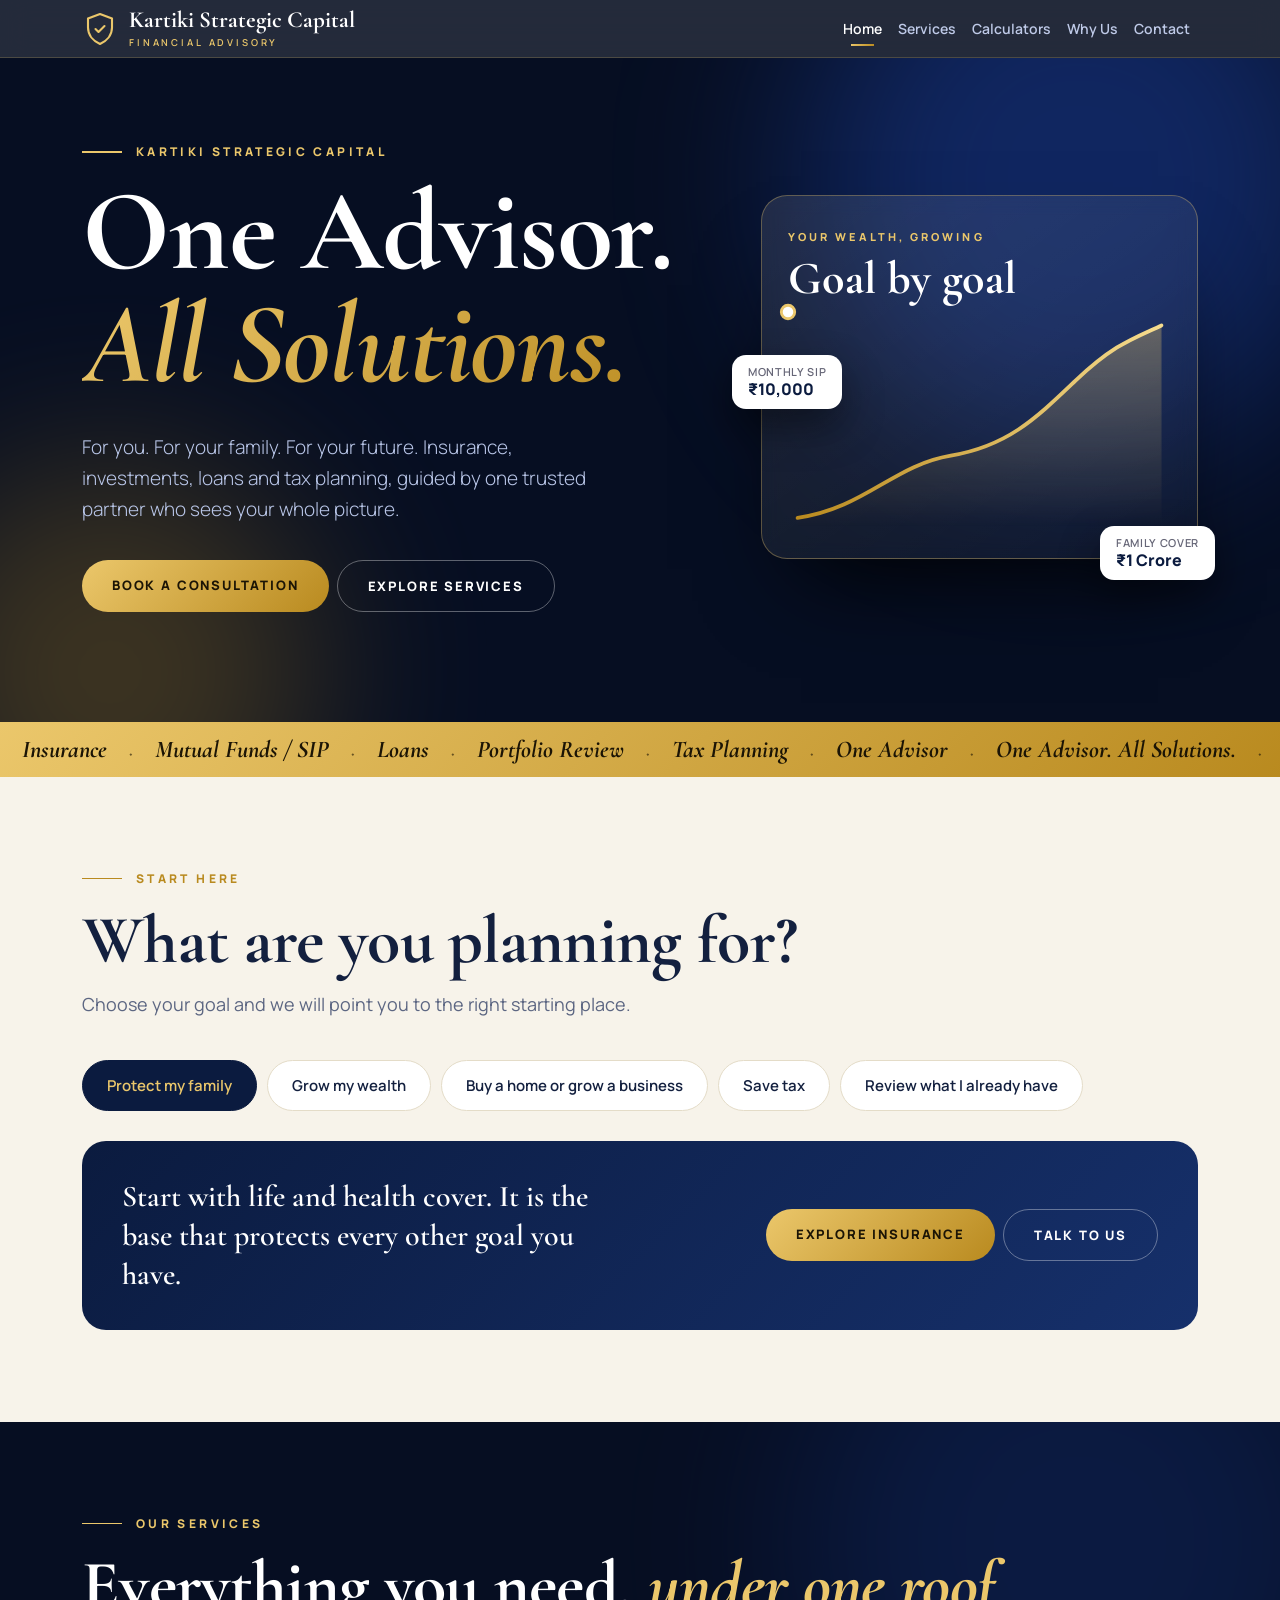
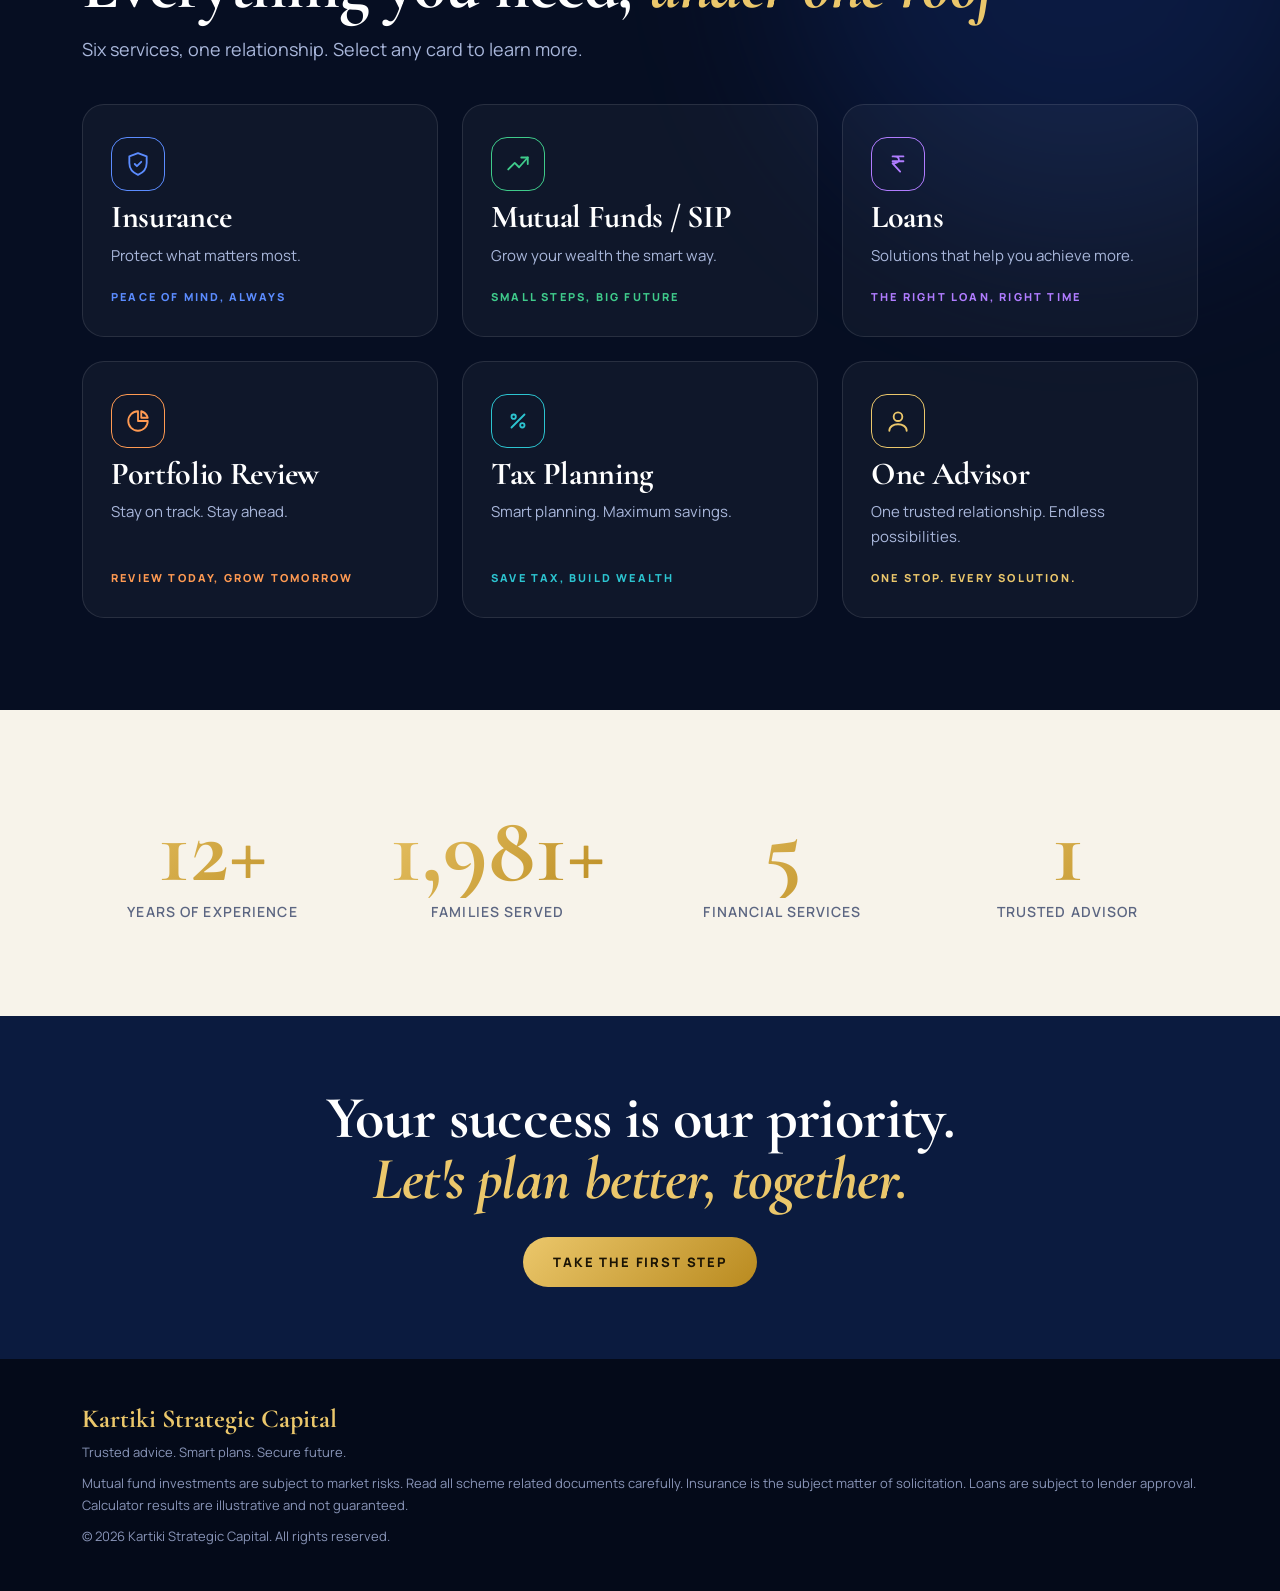
<file: index.html>
<!DOCTYPE html>
<html lang="en">
<head>
<meta charset="utf-8">
<meta name="viewport" content="width=device-width, initial-scale=1">
<title>Kartiki Strategic Capital – Home</title>
<meta name="description" content="One advisor, all solutions: insurance, mutual funds, loans, portfolio review and tax planning.">
<link href="https://cdn.jsdelivr.net/npm/bootstrap@5.3.3/dist/css/bootstrap.min.css" rel="stylesheet">
<link href="https://fonts.googleapis.com/css2?family=Cormorant+Garamond:wght@600;700&family=Manrope:wght@400;500;600;800&display=swap" rel="stylesheet">
<link href="css/style.css" rel="stylesheet">
</head>
<body data-page="home">
<main>
<section class="hero"><div class="bl a"></div><div class="bl b"></div><div class="container"><div class="row align-items-center g-5">
 <div class="col-lg-7"><div class="eb">Kartiki Strategic Capital</div>
  <h1><span class="ln"><span style="--i:0">One Advisor.</span></span><span class="ln g"><span style="--i:1">All Solutions.</span></span></h1>
  <p class="lead fo" style="animation-delay:1.5s">For you. For your family. For your future. Insurance, investments, loans and tax planning, guided by one trusted partner who sees your whole picture.</p>
  <div class="d-flex flex-wrap gap-2 fo" style="animation-delay:1.7s"><a class="btn btn-gold" href="contact.html">Book a consultation</a><a class="btn btn-ghost" href="services.html">Explore services</a></div></div>
 <div class="col-lg-5"><div class="gl fo" style="animation-delay:1.2s" aria-hidden="true"><b>Your wealth, growing</b><div class="n">Goal by goal</div>
  <svg viewBox="0 0 400 230"><defs><linearGradient id="gg" x1="0" x2="1"><stop offset="0" stop-color="#B98A1F"/><stop offset="1" stop-color="#F6DC8E"/></linearGradient><linearGradient id="ga" x1="0" y1="0" x2="0" y2="1"><stop offset="0" stop-color="#EBC76B" stop-opacity=".35"/><stop offset="1" stop-color="#EBC76B" stop-opacity="0"/></linearGradient></defs>
  <path class="ar" d="M10 215C80 205 110 160 170 150S260 110 300 72 360 28 390 14V225H10z"/>
  <path class="cv" pathLength="1" d="M10 215C80 205 110 160 170 150S260 110 300 72 360 28 390 14"/>
  <circle r="7" fill="#fff" stroke="#EBC76B" stroke-width="3"><animateMotion dur="2.4s" begin="1.7s" fill="freeze" calcMode="linear" path="M10 215C80 205 110 160 170 150S260 110 300 72 360 28 390 14"/></circle></svg>
  <div class="fc a"><small>MONTHLY SIP</small>₹10,000</div><div class="fc b"><small>FAMILY COVER</small>₹1 Crore</div></div></div>
</div></div></section>
<div class="mq" aria-hidden="true"><div id="mq"></div></div>

<section class="sec"><div class="container">
 <div class="eb" style="color:var(--g2)">Start here</div>
 <h2 class="sh rv">What are you planning for?</h2>
 <p class="sub rv" style="--i:1">Choose your goal and we will point you to the right starting place.</p>
 <div class="gb rv" id="gb" style="--i:2"></div><div class="gp" id="gp"></div>
</div></section>

<section class="sec dk"><div class="bl a" style="opacity:.25"></div><div class="container">
 <div class="eb">Our services</div>
 <h2 class="sh rv">Everything you need, <span style="color:var(--g1);font-style:italic">under one roof</span></h2>
 <p class="sub rv" style="--i:1">Six services, one relationship. Select any card to learn more.</p>
 <div class="row g-4" id="hs"></div>
</div></section>

<section class="sec text-center"><div class="container"><div class="row g-4 stats rv">
 <div class="col-6 col-md-3"><b data-n="15" data-s="+">0</b><span>Years of experience</span></div>
 <div class="col-6 col-md-3"><b data-n="2500" data-s="+">0</b><span>Families served</span></div>
 <div class="col-6 col-md-3"><b data-n="6" data-s="">0</b><span>Financial services</span></div>
 <div class="col-6 col-md-3"><b data-n="1" data-s="">0</b><span>Trusted advisor</span></div>
</div></div></section>
<section class="cta"><div class="container rv"><h2>Your success is our priority.<br><em>Let's plan better, together.</em></h2><a class="btn btn-gold" href="contact.html">Take the first step</a></div></section>
</main>
<script src="https://cdn.jsdelivr.net/npm/bootstrap@5.3.3/dist/js/bootstrap.bundle.min.js"></script>
<script src="js/main.js"></script>
</body>
</html>
</file>
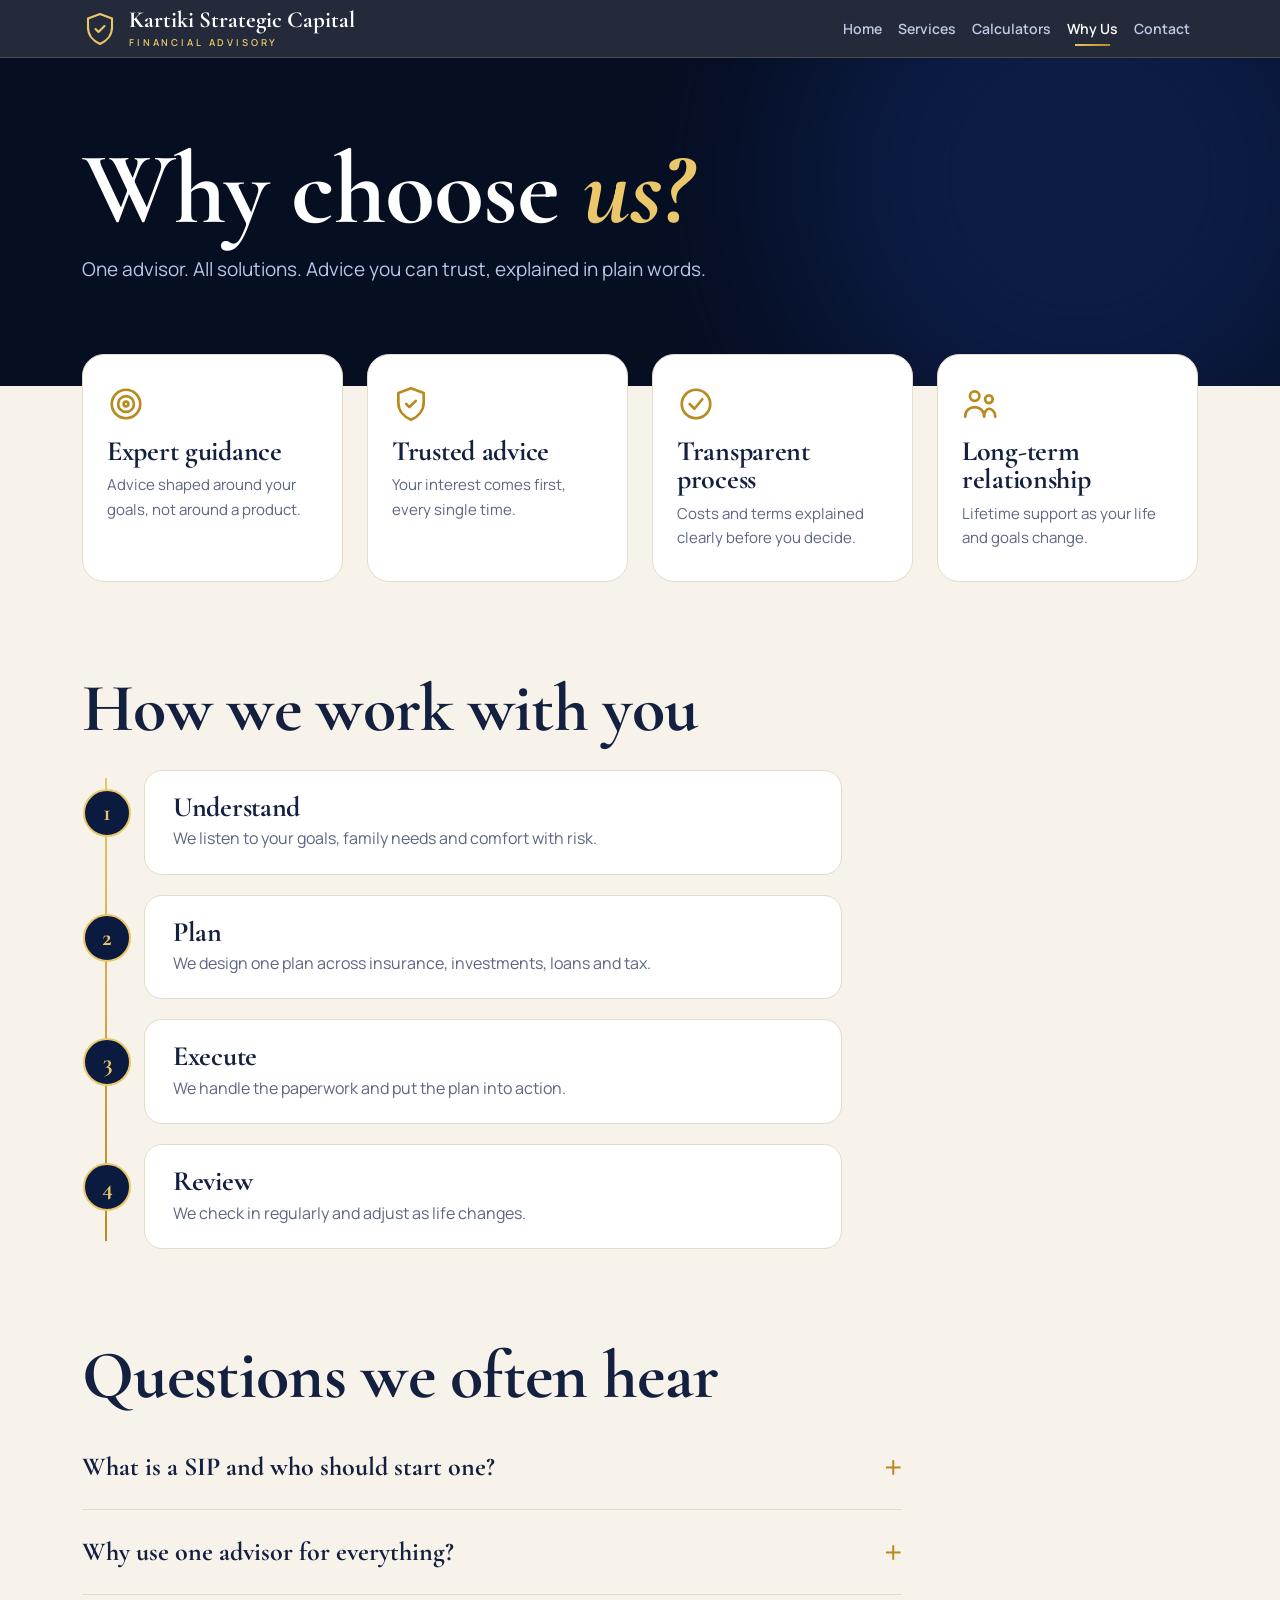
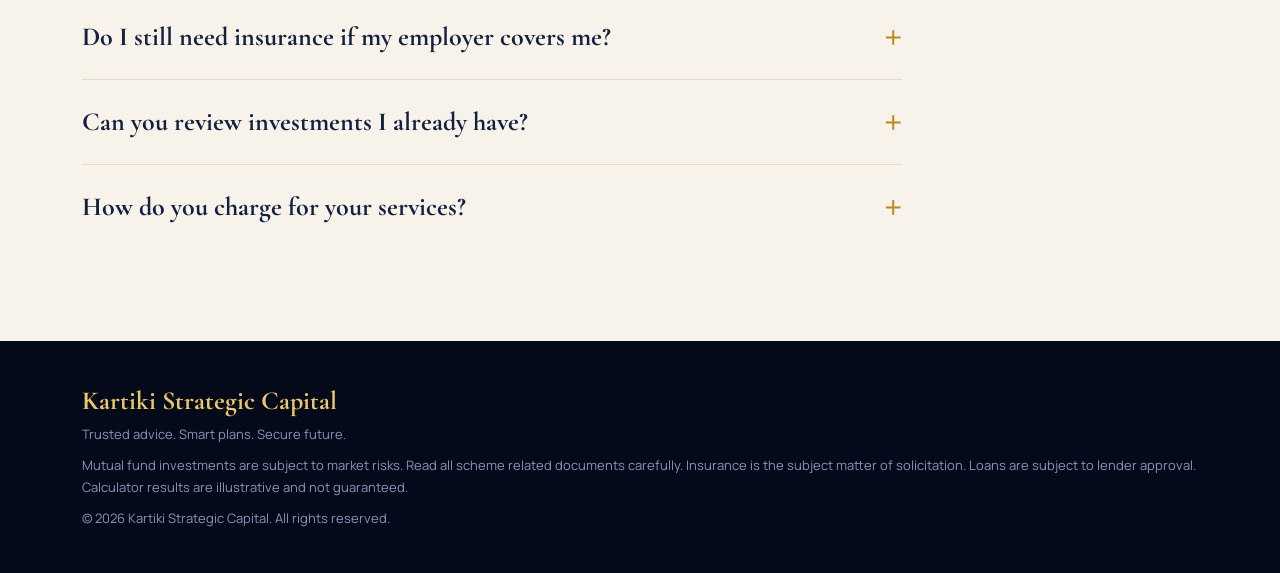
<file: about.html>
<!DOCTYPE html>
<html lang="en">
<head>
<meta charset="utf-8">
<meta name="viewport" content="width=device-width, initial-scale=1">
<title>Kartiki Strategic Capital – Why Us</title>
<meta name="description" content="Why choose Kartiki Strategic Capital: expert guidance, trusted advice, a transparent process and a long-term relationship.">
<link href="https://cdn.jsdelivr.net/npm/bootstrap@5.3.3/dist/css/bootstrap.min.css" rel="stylesheet">
<link href="https://fonts.googleapis.com/css2?family=Cormorant+Garamond:wght@600;700&family=Manrope:wght@400;500;600;800&display=swap" rel="stylesheet">
<link href="css/style.css" rel="stylesheet">
</head>
<body data-page="about">
<main>
<section class="ph"><div class="bl a" style="opacity:.3"></div><div class="container"><h1 class="rv">Why choose <em>us?</em></h1><p class="rv" style="--i:1">One advisor. All solutions. Advice you can trust, explained in plain words.</p></div></section>
<div class="container up" style="padding-bottom:0"><div class="row g-4 row-cols-1 row-cols-md-2 row-cols-lg-4">
 <div class="col rv"><div class="pil"><svg class="i"><use href="#tgt"/></svg><h3>Expert guidance</h3><p>Advice shaped around your goals, not around a product.</p></div></div>
 <div class="col rv" style="--i:1"><div class="pil"><svg class="i"><use href="#shield"/></svg><h3>Trusted advice</h3><p>Your interest comes first, every single time.</p></div></div>
 <div class="col rv" style="--i:2"><div class="pil"><svg class="i"><use href="#chk"/></svg><h3>Transparent process</h3><p>Costs and terms explained clearly before you decide.</p></div></div>
 <div class="col rv" style="--i:3"><div class="pil"><svg class="i"><use href="#fam"/></svg><h3>Long-term relationship</h3><p>Lifetime support as your life and goals change.</p></div></div>
</div></div>
<section class="sec"><div class="container"><h2 class="sh rv">How we work with you</h2>
 <div class="tl rv"><div data-n="1"><h3>Understand</h3><p>We listen to your goals, family needs and comfort with risk.</p></div><div data-n="2"><h3>Plan</h3><p>We design one plan across insurance, investments, loans and tax.</p></div><div data-n="3"><h3>Execute</h3><p>We handle the paperwork and put the plan into action.</p></div><div data-n="4"><h3>Review</h3><p>We check in regularly and adjust as life changes.</p></div></div></div></section>
<section class="sec pt-0"><div class="container"><h2 class="sh rv">Questions we often hear</h2>
 <div class="accordion accordion-flush rv" id="fq">
  <div class="accordion-item"><h3 class="accordion-header"><button class="accordion-button collapsed" type="button" data-bs-toggle="collapse" data-bs-target="#q1">What is a SIP and who should start one?</button></h3><div id="q1" class="accordion-collapse collapse" data-bs-parent="#fq"><div class="accordion-body">A SIP (Systematic Investment Plan) invests a fixed amount in a mutual fund every month. It suits anyone who wants to build wealth steadily without timing the market.</div></div></div>
  <div class="accordion-item"><h3 class="accordion-header"><button class="accordion-button collapsed" type="button" data-bs-toggle="collapse" data-bs-target="#q2">Why use one advisor for everything?</button></h3><div id="q2" class="accordion-collapse collapse" data-bs-parent="#fq"><div class="accordion-body">Insurance, investments, loans and tax affect each other. One advisor can see the full picture, avoid overlaps and keep every decision working toward the same goals.</div></div></div>
  <div class="accordion-item"><h3 class="accordion-header"><button class="accordion-button collapsed" type="button" data-bs-toggle="collapse" data-bs-target="#q3">Do I still need insurance if my employer covers me?</button></h3><div id="q3" class="accordion-collapse collapse" data-bs-parent="#fq"><div class="accordion-body">Employer cover usually ends when you change or leave your job and is often too small. We help you build cover that stays with you.</div></div></div>
  <div class="accordion-item"><h3 class="accordion-header"><button class="accordion-button collapsed" type="button" data-bs-toggle="collapse" data-bs-target="#q4">Can you review investments I already have?</button></h3><div id="q4" class="accordion-collapse collapse" data-bs-parent="#fq"><div class="accordion-body">Yes. Bring your policies and portfolio and we will check risk, overlaps and gaps, then suggest changes only where they make sense.</div></div></div>
  <div class="accordion-item"><h3 class="accordion-header"><button class="accordion-button collapsed" type="button" data-bs-toggle="collapse" data-bs-target="#q5">How do you charge for your services?</button></h3><div id="q5" class="accordion-collapse collapse" data-bs-parent="#fq"><div class="accordion-body">We explain every cost and any fees upfront, before you invest or sign anything, so there are no surprises.</div></div></div>
 </div></div></section>
</main>
<script src="https://cdn.jsdelivr.net/npm/bootstrap@5.3.3/dist/js/bootstrap.bundle.min.js"></script>
<script src="js/main.js"></script>
</body>
</html>
</file>
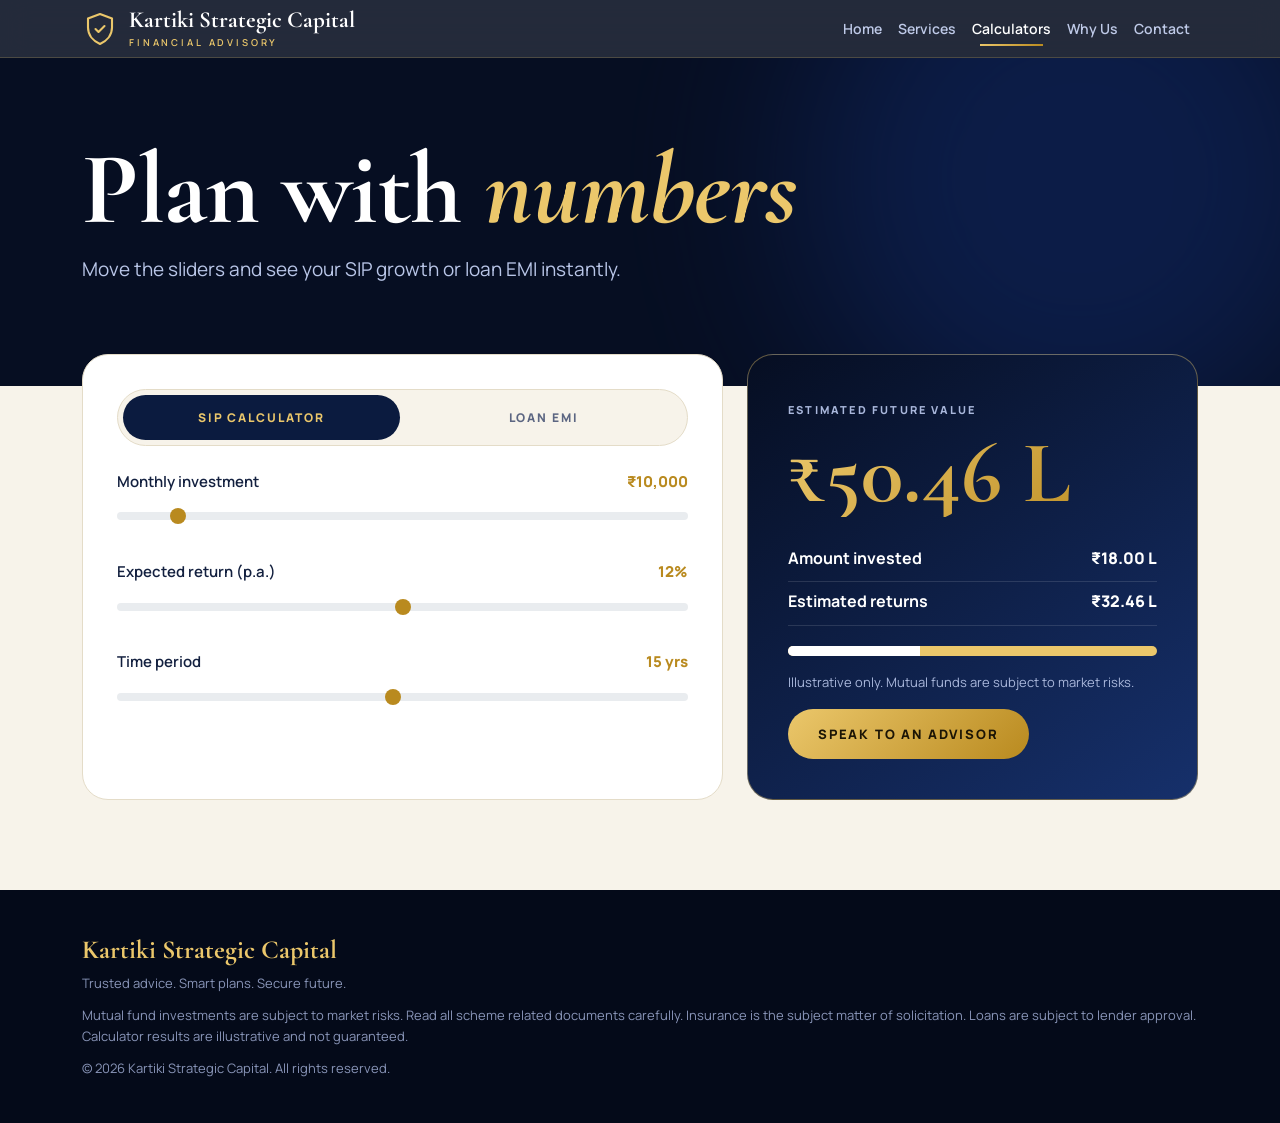
<file: calculators.html>
<!DOCTYPE html>
<html lang="en">
<head>
<meta charset="utf-8">
<meta name="viewport" content="width=device-width, initial-scale=1">
<title>Kartiki Strategic Capital – Calculators</title>
<meta name="description" content="Free SIP and loan EMI calculators from Kartiki Strategic Capital.">
<link href="https://cdn.jsdelivr.net/npm/bootstrap@5.3.3/dist/css/bootstrap.min.css" rel="stylesheet">
<link href="https://fonts.googleapis.com/css2?family=Cormorant+Garamond:wght@600;700&family=Manrope:wght@400;500;600;800&display=swap" rel="stylesheet">
<link href="css/style.css" rel="stylesheet">
</head>
<body data-page="tools">
<main>
<section class="ph"><div class="bl a" style="opacity:.3"></div><div class="container"><h1 class="rv">Plan with <em>numbers</em></h1><p class="rv" style="--i:1">Move the sliders and see your SIP growth or loan EMI instantly.</p></div></section>
<div class="container up"><div class="row g-4">
 <div class="col-lg-7"><div class="bx rv"><div class="tabs2" role="tablist"><button type="button" id="tsip" role="tab">SIP Calculator</button><button type="button" id="temi" role="tab">Loan EMI</button></div><div id="sl"></div></div></div>
 <div class="col-lg-5"><div class="out rv" style="--i:1"><small id="ml"></small><div class="p" id="mv" aria-live="polite"></div><dl><div><dt id="l1"></dt><dd id="v1"></dd></div><div><dt id="l2"></dt><dd id="v2"></dd></div></dl><div class="pb"><i id="bar"></i></div><p class="nt" id="nt"></p><a class="btn btn-gold" href="contact.html">Speak to an advisor</a></div></div>
</div></div>
</main>
<script src="https://cdn.jsdelivr.net/npm/bootstrap@5.3.3/dist/js/bootstrap.bundle.min.js"></script>
<script src="js/main.js"></script>
</body>
</html>
</file>
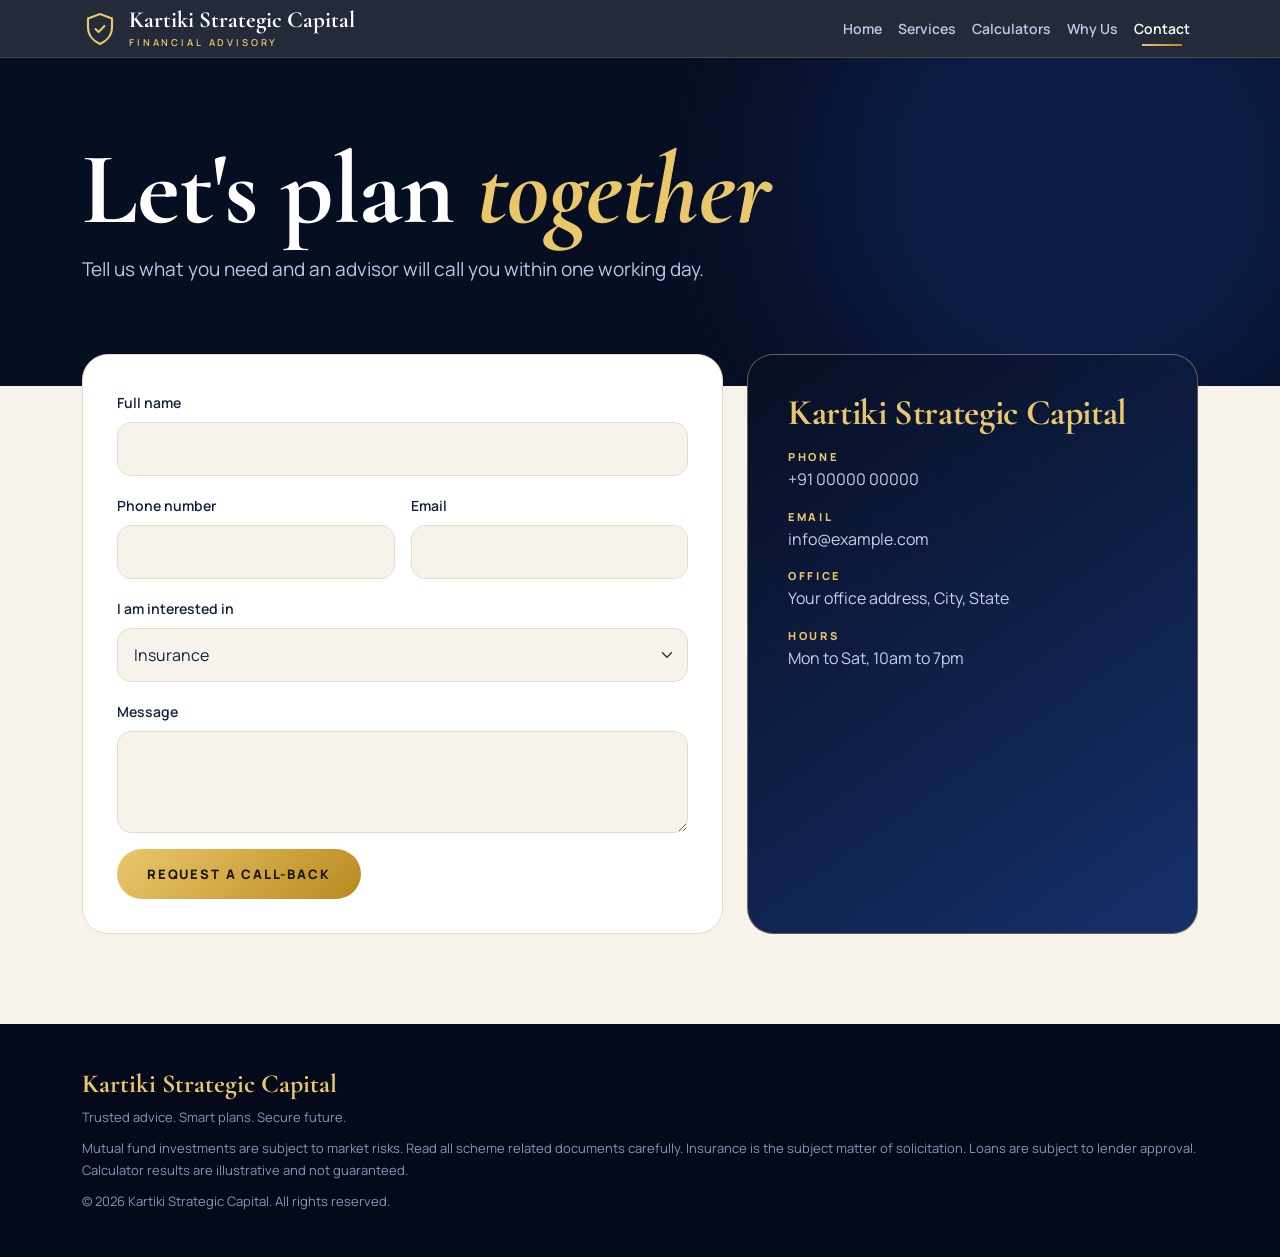
<file: contact.html>
<!DOCTYPE html>
<html lang="en">
<head>
<meta charset="utf-8">
<meta name="viewport" content="width=device-width, initial-scale=1">
<title>Kartiki Strategic Capital – Contact</title>
<meta name="description" content="Request a call-back from Kartiki Strategic Capital.">
<link href="https://cdn.jsdelivr.net/npm/bootstrap@5.3.3/dist/css/bootstrap.min.css" rel="stylesheet">
<link href="https://fonts.googleapis.com/css2?family=Cormorant+Garamond:wght@600;700&family=Manrope:wght@400;500;600;800&display=swap" rel="stylesheet">
<link href="css/style.css" rel="stylesheet">
</head>
<body data-page="contact">
<main>
<section class="ph"><div class="bl a" style="opacity:.3"></div><div class="container"><h1 class="rv">Let's plan <em>together</em></h1><p class="rv" style="--i:1">Tell us what you need and an advisor will call you within one working day.</p></div></section>
<div class="container up"><div class="row g-4">
 <div class="col-lg-7"><div class="bx rv"><form id="f" class="row g-3">
  <div class="col-12"><label class="form-label" for="n">Full name</label><input class="form-control" id="n" name="n" required autocomplete="name"></div>
  <div class="col-md-6"><label class="form-label" for="p">Phone number</label><input class="form-control" id="p" type="tel" required autocomplete="tel"></div>
  <div class="col-md-6"><label class="form-label" for="e">Email</label><input class="form-control" id="e" type="email" autocomplete="email"></div>
  <div class="col-12"><label class="form-label" for="sel">I am interested in</label><select class="form-select" id="sel"></select></div>
  <div class="col-12"><label class="form-label" for="m">Message</label><textarea class="form-control" id="m" rows="3"></textarea></div>
  <div class="col-12"><button class="btn btn-gold" type="submit">Request a call-back</button></div></form>
  <div class="done" id="ok" role="status"><svg viewBox="0 0 80 80"><circle cx="40" cy="40" r="32"/><path d="M26 41l10 10 19-22"/></svg><h3 id="okt" style="margin-top:14px;font-size:34px"></h3></div></div></div>
 <div class="col-lg-5"><div class="co rv" style="--i:1"><h3>Kartiki Strategic Capital</h3><p><b>Phone</b>+91 00000 00000</p><p><b>Email</b>info@example.com</p><p><b>Office</b>Your office address, City, State</p><p><b>Hours</b>Mon to Sat, 10am to 7pm</p></div></div>
</div></div>
</main>
<script src="https://cdn.jsdelivr.net/npm/bootstrap@5.3.3/dist/js/bootstrap.bundle.min.js"></script>
<script src="js/main.js"></script>
</body>
</html>
</file>
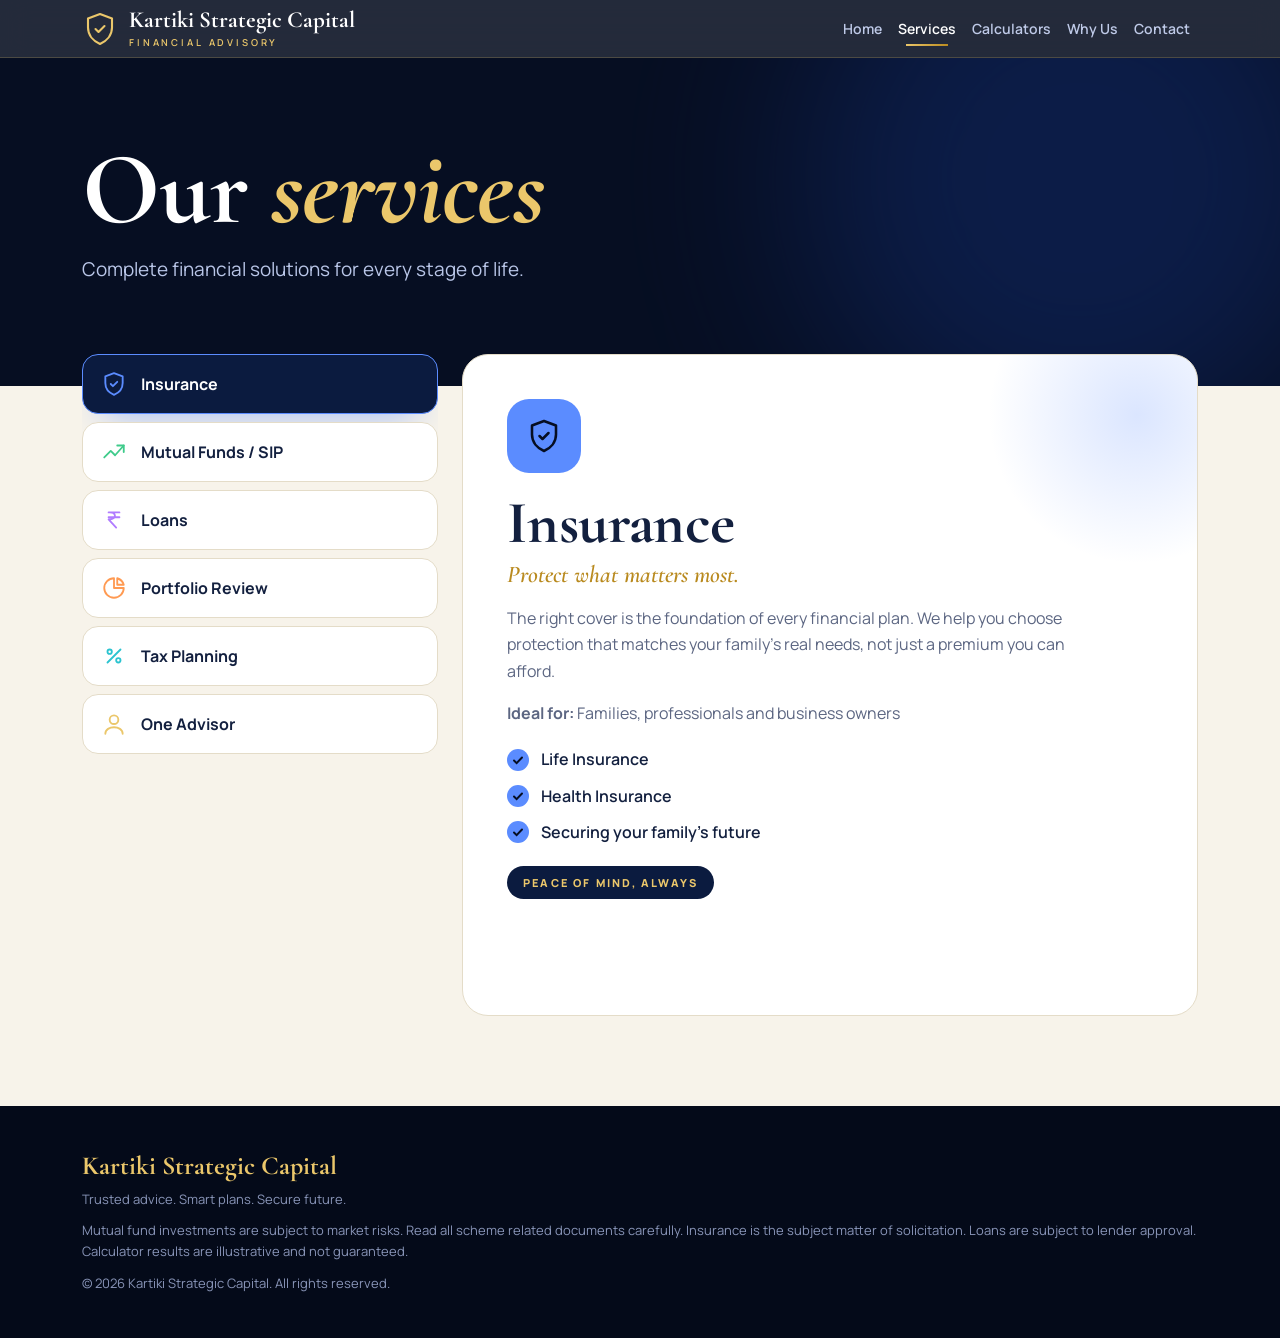
<file: services.html>
<!DOCTYPE html>
<html lang="en">
<head>
<meta charset="utf-8">
<meta name="viewport" content="width=device-width, initial-scale=1">
<title>Kartiki Strategic Capital – Services</title>
<meta name="description" content="Insurance, mutual funds and SIP, loans, portfolio review, tax planning and one advisor for all financial needs.">
<link href="https://cdn.jsdelivr.net/npm/bootstrap@5.3.3/dist/css/bootstrap.min.css" rel="stylesheet">
<link href="https://fonts.googleapis.com/css2?family=Cormorant+Garamond:wght@600;700&family=Manrope:wght@400;500;600;800&display=swap" rel="stylesheet">
<link href="css/style.css" rel="stylesheet">
</head>
<body data-page="services">
<main>
<section class="ph"><div class="bl a" style="opacity:.3"></div><div class="container"><h1 class="rv">Our <em>services</em></h1><p class="rv" style="--i:1">Complete financial solutions for every stage of life.</p></div></section>
<div class="container up"><div class="row g-4">
 <div class="col-lg-4"><div class="nav flex-lg-column flex-nowrap tb" id="tb" role="tablist"></div></div>
 <div class="col-lg-8"><div class="tab-content" id="tc"></div></div>
</div></div>
</main>
<script src="https://cdn.jsdelivr.net/npm/bootstrap@5.3.3/dist/js/bootstrap.bundle.min.js"></script>
<script src="js/main.js"></script>
</body>
</html>
</file>
<file: css/style.css>
:root{--ink:#060E22;--navy:#0B1B3F;--n2:#16306B;--g1:#EBC76B;--g2:#B98A1F;--bg:#F7F3EA;--card:#fff;--text:#13203F;--mut:#5C6682;--ln:#E4DCC8;--gd:linear-gradient(135deg,#EBC76B,#B98A1F)}
@media (prefers-color-scheme:dark){:root{--bg:#080F24;--card:#0F1E45;--text:#F1EEE4;--mut:#9DA9C9;--ln:#223463}}
body{background:var(--bg);color:var(--text);font:16px/1.65 Manrope,system-ui,sans-serif;overflow-x:hidden}
h1,h2,h3{font-family:"Cormorant Garamond",Georgia,serif;font-weight:700;line-height:1.02;letter-spacing:-.01em;margin:0}
a{color:inherit}:focus-visible{outline:3px solid var(--g1)!important;outline-offset:3px}
.container{max-width:1140px}
svg.i{width:26px;height:26px;fill:none;stroke:currentColor;stroke-width:1.7;stroke-linecap:round;stroke-linejoin:round}
.pg{position:fixed;top:0;left:0;height:3px;background:var(--gd);z-index:1100;width:0}
.cur{position:fixed;inset:0;z-index:1090;background:linear-gradient(135deg,var(--ink),var(--n2));pointer-events:none;display:grid;place-items:center;color:var(--g1);font:700 clamp(28px,5vw,52px) "Cormorant Garamond",serif;animation:cr .8s .15s cubic-bezier(.7,0,.2,1) forwards}
.cur.out{animation:co .46s cubic-bezier(.7,0,.2,1) forwards}
@keyframes cr{to{transform:translateY(-100%)}}@keyframes co{from{transform:translateY(100%)}to{transform:none}}
.site-h{background:rgba(6,14,34,.88);backdrop-filter:blur(14px);border-bottom:1px solid rgba(235,199,107,.2)}
.logo{display:flex;align-items:center;gap:11px;text-decoration:none;color:#fff;font:700 23px/1 "Cormorant Garamond",serif}
.logo svg{width:36px;height:36px;color:var(--g1);stroke-width:1.4}
.logo small{display:block;font:600 9.5px Manrope;letter-spacing:.3em;color:var(--g1);margin-top:4px}
.navbar-nav .nav-link{color:#BFCAE8;font-weight:600;font-size:14px;padding:9px 16px;position:relative;transition:color .25s}
.navbar-nav .nav-link:after{content:"";position:absolute;left:16px;right:16px;bottom:3px;height:2px;background:var(--gd);transform:scaleX(0);transition:transform .35s}
.navbar-nav .nav-link:hover,.navbar-nav .nav-link.active{color:#fff}
.navbar-nav .nav-link:hover:after,.navbar-nav .nav-link.active:after{transform:scaleX(1)}
.rv{opacity:0;transform:translateY(42px);transition:opacity .9s cubic-bezier(.2,.8,.2,1),transform .9s cubic-bezier(.2,.8,.2,1);transition-delay:calc(var(--i,0)*100ms)}
.rv.v{opacity:1;transform:none}
.btn-gold,.btn-ghost{font:800 13px Manrope;letter-spacing:.14em;text-transform:uppercase;padding:16px 30px;border-radius:999px;position:relative;overflow:hidden;transition:transform .3s,box-shadow .3s}
.btn-gold{background:var(--gd);color:#1B1405;border:0}
.btn-gold:hover{transform:translateY(-3px);box-shadow:0 16px 30px -12px var(--g1);color:#1B1405}
.btn-gold:after{content:"";position:absolute;top:0;left:-80%;width:50%;height:100%;background:linear-gradient(100deg,transparent,rgba(255,255,255,.55),transparent);transform:skewX(-20deg);transition:left .7s}
.btn-gold:hover:after{left:130%}
.btn-ghost{background:none;color:#fff;border:1.5px solid rgba(255,255,255,.35)}.btn-ghost:hover{color:#fff;border-color:var(--g1)}
.btn-ghost.dd{color:var(--text);border-color:var(--ln)}.btn-ghost.dd:hover{color:var(--text)}
.eb{color:var(--g1);font-weight:800;letter-spacing:.28em;text-transform:uppercase;font-size:12px;display:flex;align-items:center;gap:14px;margin-bottom:18px}
.eb:before{content:"";width:40px;height:1.5px;background:currentColor}
.hero,.ph,.dk{background:var(--ink);color:#fff;position:relative;overflow:hidden}
.hero .container,.ph .container,.dk .container{position:relative}
.bl{position:absolute;border-radius:50%;filter:blur(90px);opacity:.5;animation:dr 14s ease-in-out infinite alternate}
.bl.a{width:560px;height:560px;background:#1B3F9E;top:-160px;right:-80px}.bl.b{width:420px;height:420px;background:#B98A1F;opacity:.3;bottom:-160px;left:-100px;animation-delay:-6s}
@keyframes dr{to{transform:translate(-70px,60px) scale(1.15)}}
.hero{padding:84px 0 110px}
.hero h1{font-size:clamp(56px,9vw,124px);line-height:.9}
.ln{display:block;overflow:hidden;padding-bottom:.08em}
.ln span{display:block;transform:translateY(112%);animation:ln 1.1s cubic-bezier(.2,.8,.2,1) forwards;animation-delay:calc(.9s + var(--i)*.14s)}
.ln.g span{background:var(--gd);-webkit-background-clip:text;background-clip:text;color:transparent;font-style:italic}
@keyframes ln{to{transform:none}}
.fo{opacity:0;animation:fo 1s forwards}@keyframes fo{to{opacity:1}}
.hero .lead{color:#B9C6E8;font-size:19px;max-width:46ch;margin:26px 0 34px}
.gl{position:relative;background:linear-gradient(145deg,rgba(255,255,255,.1),rgba(255,255,255,.03));border:1px solid rgba(235,199,107,.35);border-radius:26px;padding:26px;max-width:460px;margin:auto;backdrop-filter:blur(10px);box-shadow:0 50px 90px -40px #000}
.gl b{font:800 11px Manrope;letter-spacing:.28em;color:var(--g1);text-transform:uppercase}
.gl .n{font:700 46px "Cormorant Garamond";margin:2px 0 6px}
.gl svg{width:100%;height:auto;display:block;overflow:visible}
.cv{fill:none;stroke:url(#gg);stroke-width:4;stroke-linecap:round;stroke-dasharray:1;stroke-dashoffset:1;animation:dl 2.4s 1.7s linear forwards}
.ar{fill:url(#ga);opacity:0;animation:fo 1.5s 2.9s forwards}@keyframes dl{to{stroke-dashoffset:0}}
.fc{position:absolute;background:#fff;color:var(--navy);border-radius:14px;padding:10px 16px;box-shadow:0 18px 40px rgba(0,0,0,.45);font-weight:800;line-height:1.25;animation:fl 5s ease-in-out infinite}
.fc small{display:block;font-weight:600;font-size:11px;color:#667;letter-spacing:.06em}
.fc.a{left:-30px;top:44%}.fc.b{right:-18px;bottom:-22px;animation-delay:1.5s}@keyframes fl{50%{transform:translateY(-12px)}}
.mq{background:var(--gd);color:#1B1405;overflow:hidden;white-space:nowrap;font:700 24px "Cormorant Garamond";font-style:italic}
.mq div{display:inline-block;padding:13px 0;animation:mq 34s linear infinite}.mq span{margin:0 22px}.mq i{font-style:normal;font-size:12px;opacity:.6}
@keyframes mq{to{transform:translateX(-50%)}}
.sec{padding:92px 0}
.sh{font-size:clamp(40px,5.6vw,68px);margin-bottom:14px}
.sub{color:var(--mut);max-width:56ch;margin:0 0 40px;font-size:18px}.dk .sub{color:#A9B7DB}
.gb{display:flex;flex-wrap:wrap;gap:10px;margin:30px 0}
.gb button{font:600 15px Manrope;padding:14px 24px;border-radius:999px;border:1.5px solid var(--ln);background:var(--card);color:var(--text);transition:.3s}
.gb button:hover{border-color:var(--g2);transform:translateY(-3px)}.gb button[aria-pressed=true]{background:var(--navy);color:var(--g1);border-color:var(--navy)}
.gp{background:linear-gradient(135deg,var(--navy),var(--n2));color:#fff;border-radius:24px;padding:36px 40px;display:flex;justify-content:space-between;align-items:center;gap:24px;flex-wrap:wrap;min-height:140px}
.gp p{margin:0;font:600 clamp(22px,2.6vw,30px)/1.3 "Cormorant Garamond",serif;max-width:34ch}
.gp.sw{animation:up .6s both}@keyframes up{from{opacity:0;transform:translateY(20px)}}
.sc{--mx:50%;--my:50%;position:relative;display:flex;flex-direction:column;gap:10px;height:100%;padding:32px 28px;border-radius:22px;background:rgba(255,255,255,.04);border:1px solid rgba(255,255,255,.1);text-decoration:none;overflow:hidden;transition:transform .4s,border-color .4s;color:#fff}
.sc:before{content:"";position:absolute;inset:0;background:radial-gradient(380px circle at var(--mx) var(--my),color-mix(in srgb,var(--c) 30%,transparent),transparent 60%);opacity:0;transition:opacity .4s}
.sc:hover{transform:translateY(-8px);border-color:var(--c);color:#fff}.sc:hover:before{opacity:1}.sc>*{position:relative}
.sc .ic{width:54px;height:54px;border-radius:16px;display:grid;place-items:center;border:1.5px solid var(--c);color:var(--c);transition:.4s}
.sc:hover .ic{background:var(--c);color:var(--ink);transform:rotate(-8deg) scale(1.08)}
.sc h3{font-size:32px}.sc p{margin:0;color:#A9B7DB;font-size:15px}
.sc em{font:800 11px Manrope;letter-spacing:.2em;text-transform:uppercase;color:var(--c);font-style:normal;margin-top:auto;padding-top:10px}
.stats b{font:700 clamp(60px,8vw,96px) "Cormorant Garamond";line-height:1;display:block;background:var(--gd);-webkit-background-clip:text;background-clip:text;color:transparent}
.stats span{color:var(--mut);font-weight:600;font-size:14px;letter-spacing:.08em;text-transform:uppercase}
.cta{background:var(--navy);color:#fff;padding:72px 0;text-align:center}
.cta h2{font-size:clamp(34px,5vw,60px);margin-bottom:26px}.cta em{color:var(--g1)}
.ph{padding:84px 0 100px}.ph h1{font-size:clamp(52px,8vw,104px);line-height:.92}.ph h1 em{color:var(--g1)}
.ph p{color:#B9C6E8;max-width:54ch;margin:18px 0 0;font-size:19px}
.up{margin-top:-56px;position:relative;padding-bottom:90px}
.tb{gap:8px;overflow-x:auto}
.stab{display:flex;align-items:center;gap:14px;text-align:left;font:700 16px Manrope;color:var(--text);background:var(--card);border:1px solid var(--ln);border-radius:16px;padding:16px 18px;white-space:nowrap;transition:.3s}
.stab svg{color:var(--c)}.stab:hover{transform:translateX(6px)}
.stab.active{background:var(--navy);color:#fff;border-color:var(--c);box-shadow:0 18px 36px -22px var(--c)}
.dt{background:var(--card);border:1px solid var(--ln);border-radius:26px;padding:44px;position:relative;overflow:hidden}
.dt:before{content:"";position:absolute;right:-90px;top:-90px;width:300px;height:300px;border-radius:50%;background:radial-gradient(var(--c),transparent 70%);opacity:.22}
.dt>*{position:relative}.tab-pane.show .dt>*{animation:up .6s both}
.tab-pane.show .dt>*:nth-child(2){animation-delay:.07s}.tab-pane.show .dt>*:nth-child(3){animation-delay:.14s}.tab-pane.show .dt>*:nth-child(4){animation-delay:.21s}.tab-pane.show .dt>*:nth-child(n+5){animation-delay:.28s}
.dt .ic{width:74px;height:74px;border-radius:22px;background:var(--c);color:var(--ink);display:grid;place-items:center;margin-bottom:20px}.dt .ic svg{width:36px;height:36px}
.dt h2{font-size:clamp(40px,5vw,60px)}.dt .t{font:600 24px "Cormorant Garamond";font-style:italic;color:var(--g2);margin:6px 0 16px}
.dt p{color:var(--mut);max-width:58ch}.dt ul{list-style:none;padding:0;margin:20px 0;display:grid;gap:10px}
.dt li{display:flex;gap:12px;align-items:center;font-weight:600}
.dt li:before{content:"";width:22px;height:22px;border-radius:50%;background:var(--c) center/12px no-repeat url("data:image/svg+xml,%3Csvg xmlns='http://www.w3.org/2000/svg' viewBox='0 0 12 12'%3E%3Cpath d='M2 6.5l2.6 2.6L10 3.5' fill='none' stroke='%23060E22' stroke-width='2' stroke-linecap='round'/%3E%3C/svg%3E")}
.tag{display:inline-block;background:var(--navy);color:var(--g1);font:800 11px Manrope;letter-spacing:.2em;text-transform:uppercase;padding:9px 16px;border-radius:999px;margin-bottom:22px}
.bx{background:var(--card);border:1px solid var(--ln);border-radius:26px;padding:34px;height:100%}
.tabs2{display:grid;grid-template-columns:1fr 1fr;gap:6px;background:var(--bg);padding:5px;border-radius:999px;border:1px solid var(--ln);margin-bottom:8px}
.tabs2 button{border:0;background:none;font:800 12px Manrope;letter-spacing:.16em;text-transform:uppercase;padding:14px;border-radius:999px;color:var(--mut);transition:.3s}
.tabs2 button[aria-selected=true]{background:var(--navy);color:var(--g1)}
.bx label.rl{display:flex;justify-content:space-between;font-weight:600;font-size:15px;margin:24px 0 10px}.bx label.rl span{color:var(--g2);font-weight:800}
.form-range::-webkit-slider-thumb{background:var(--g2)}.form-range::-moz-range-thumb{background:var(--g2)}
.out{background:linear-gradient(145deg,var(--ink),var(--n2));color:#fff;border-radius:26px;padding:40px;border:1px solid rgba(235,199,107,.4);height:100%}
.out small{color:#A9B7DB;letter-spacing:.2em;text-transform:uppercase;font-size:11px;font-weight:800}
.out .p{font:700 clamp(56px,7vw,88px) "Cormorant Garamond";line-height:1;margin:8px 0 22px;background:var(--gd);-webkit-background-clip:text;background-clip:text;color:transparent}
.out dl{margin:0 0 20px}.out dl div{display:flex;justify-content:space-between;border-bottom:1px solid rgba(255,255,255,.12);padding:6px 0 10px}.out dd{margin:0;font-weight:800}
.pb{height:10px;border-radius:6px;background:var(--g1);overflow:hidden}.pb i{display:block;height:100%;background:#fff;width:50%;transition:width .7s cubic-bezier(.2,.8,.2,1)}
.nt{font-size:13px;color:#A9B7DB;margin:16px 0}
.pil{background:var(--card);border:1px solid var(--ln);border-radius:22px;padding:30px 24px;height:100%;transition:.4s}
.pil:hover{transform:translateY(-8px);border-color:var(--g2);box-shadow:0 26px 50px -30px var(--g2)}
.pil svg{color:var(--g2);width:38px;height:38px;margin-bottom:14px}.pil h3{font-size:28px;margin-bottom:8px}.pil p{margin:0;color:var(--mut);font-size:15px}
.tl{position:relative;display:grid;gap:20px;padding-left:62px;max-width:760px;margin-top:26px}
.tl:before{content:"";position:absolute;left:23px;top:8px;bottom:8px;width:2px;background:var(--gd);transform-origin:top;transform:scaleY(0);transition:transform 1.6s .3s cubic-bezier(.4,0,.2,1)}.tl.v:before{transform:none}
.tl>div{position:relative;background:var(--card);border:1px solid var(--ln);border-radius:18px;padding:22px 28px}
.tl>div:before{content:attr(data-n);position:absolute;left:-62px;top:18px;width:48px;height:48px;border-radius:50%;background:var(--navy);color:var(--g1);font:700 24px "Cormorant Garamond";display:grid;place-items:center;border:2px solid var(--g1)}
.tl h3{font-size:28px;margin-bottom:4px}.tl p{margin:0;color:var(--mut)}
.accordion{--bs-accordion-bg:transparent;--bs-accordion-border-color:var(--ln);--bs-accordion-btn-bg:transparent;--bs-accordion-active-bg:transparent;--bs-accordion-btn-color:var(--text);--bs-accordion-active-color:var(--text);--bs-accordion-color:var(--mut);--bs-accordion-btn-focus-box-shadow:none;max-width:820px}
.accordion-button{font:700 26px "Cormorant Garamond";padding:20px 0;box-shadow:none!important}
.accordion-button:after{background-image:none!important;content:"+";font:400 32px Manrope;color:var(--g2);width:auto;height:auto;transform:none!important}
.accordion-button:not(.collapsed):after{content:"\2013"}.accordion-body{padding:0 0 20px}
.form-control,.form-select{background-color:var(--bg);color:var(--text);border:1.5px solid var(--ln);border-radius:14px;padding:14px 16px}
.form-control:focus,.form-select:focus{background-color:var(--bg);color:var(--text);border-color:var(--g2);box-shadow:0 0 0 4px rgba(185,138,31,.2)}
.form-label{font-weight:600;font-size:14px}
.done{display:none;text-align:center;padding:50px 10px}.done.s{display:block;animation:up .6s both}.done svg{width:96px;height:96px}
.done circle,.done path{fill:none;stroke:var(--g2);stroke-width:4;stroke-linecap:round;stroke-dasharray:200;stroke-dashoffset:200;animation:dw 1s .1s forwards}.done path{animation-delay:.6s}@keyframes dw{to{stroke-dashoffset:0}}
.co{background:linear-gradient(145deg,var(--ink),var(--n2));color:#fff;border-radius:26px;padding:40px;border:1px solid rgba(235,199,107,.4);height:100%}
.co h3{font-size:36px;color:var(--g1);margin-bottom:18px}.co p{margin:0 0 16px;color:#C6D1EE}
.co b{display:block;color:var(--g1);font:800 11px Manrope;letter-spacing:.24em;text-transform:uppercase;margin-bottom:2px}
.site-f{background:#040A19;color:#8995B8;padding:44px 0;font-size:13px}.site-f b{color:var(--g1);font:700 26px "Cormorant Garamond";display:block;margin-bottom:8px}.site-f span{display:block;margin-top:10px}
@media(max-width:991px){.dt{padding:28px}.fc.a{left:-8px}.fc.b{right:-4px}.hero{padding-top:50px}}
@media(prefers-reduced-motion:reduce){*{animation-duration:.01s!important;animation-delay:0s!important;transition:none!important}.rv{opacity:1;transform:none}.ln span{transform:none}.mq div{animation:none}.cur{display:none}}
</file>
